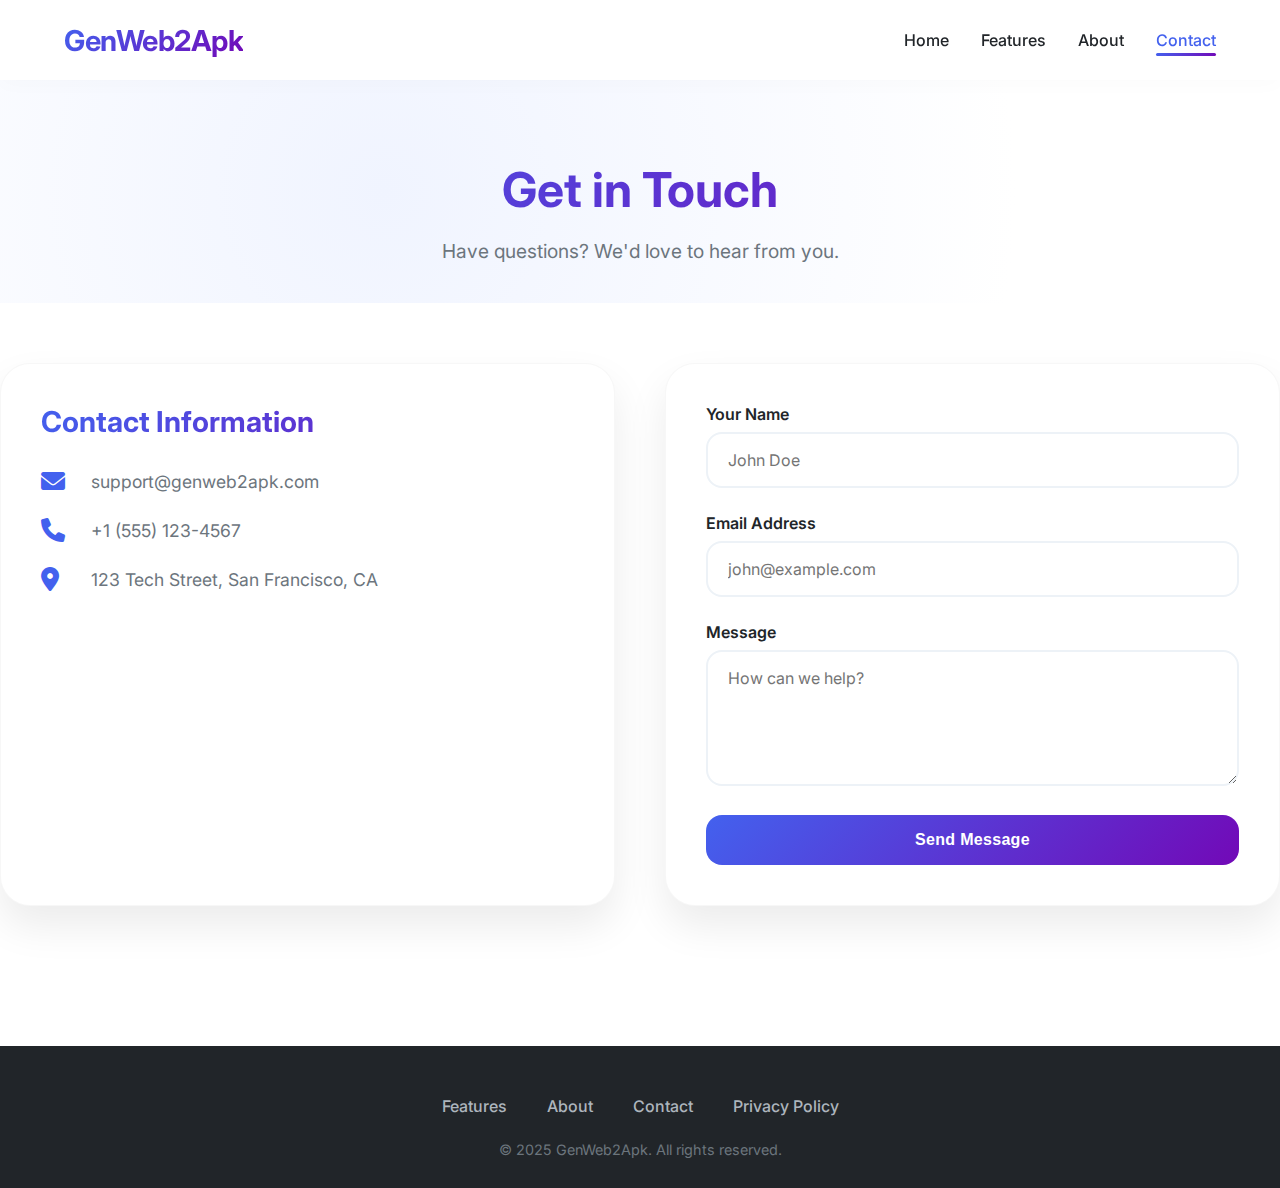
<file: contact.html>
<!DOCTYPE html>
<html lang="en">
<head>
    <meta charset="UTF-8">
    <meta name="viewport" content="width=device-width, initial-scale=1.0">
    <title>Contact Us – GenWeb2Apk</title>
    <link rel="stylesheet" href="https://cdnjs.cloudflare.com/ajax/libs/font-awesome/6.0.0-beta3/css/all.min.css">
    <link href="https://fonts.googleapis.com/css2?family=Inter:opsz,wght@14..32,400;14..32,500;14..32,600;14..32,700&display=swap" rel="stylesheet">
    <style>
        * { margin: 0; padding: 0; box-sizing: border-box; }
        :root {
            --primary: #4361ee; --secondary: #7209b7; --accent: #f72585;
            --light: #f8f9fa; --dark: #212529; --gray: #6c757d;
            --gradient: linear-gradient(135deg, var(--primary), var(--secondary));
            --shadow: 0 20px 40px rgba(0,0,0,0.08);
            --transition: all 0.3s ease;
        }
        body { font-family: 'Inter', sans-serif; color: var(--dark); background: #fff; }
        .container { max-width: 1200px; margin: 0 auto; padding: 0 24px; }
        header {
            background: rgba(255,255,255,0.9); backdrop-filter: blur(10px);
            box-shadow: 0 4px 20px rgba(0,0,0,0.02); position: sticky; top: 0; z-index: 100;
        }
        .header-container {
            display: flex; justify-content: space-between; align-items: center; height: 80px;
        }
        .logo {
            font-size: 1.8rem; font-weight: 700;
            background: var(--gradient); -webkit-background-clip: text; -webkit-text-fill-color: transparent;
            background-clip: text; letter-spacing: -0.5px;
        }
        nav ul { display: flex; gap: 32px; list-style: none; }
        nav a { text-decoration: none; color: var(--dark); font-weight: 500; transition: var(--transition); position: relative; }
        nav a:hover, nav a.active { color: var(--primary); }
        nav a.active::after {
            content: ''; position: absolute; bottom: -6px; left: 0; width: 100%;
            height: 3px; background: var(--gradient); border-radius: 3px;
        }
        .page-header {
            padding: 80px 0 40px; text-align: center;
            background: radial-gradient(circle at 30% 50%, #f0f4ff, transparent 70%);
        }
        .page-header h1 {
            font-size: 3rem; margin-bottom: 20px;
            background: var(--gradient); -webkit-background-clip: text; -webkit-text-fill-color: transparent;
            background-clip: text;
        }
        .page-header p {
            color: var(--gray); max-width: 600px; margin: 0 auto; font-size: 1.2rem;
        }
        .contact-grid {
            display: grid; grid-template-columns: 1fr 1fr; gap: 50px;
            padding: 60px 0 80px;
        }
        .contact-info {
            background: white; padding: 40px; border-radius: 30px;
            box-shadow: var(--shadow); border: 1px solid rgba(0,0,0,0.03);
        }
        .contact-info h3 {
            font-size: 1.8rem; margin-bottom: 30px;
            background: var(--gradient); -webkit-background-clip: text; -webkit-text-fill-color: transparent;
            background-clip: text;
        }
        .contact-info p {
            margin-bottom: 25px; display: flex; align-items: center; gap: 20px;
            font-size: 1.1rem; color: var(--gray);
        }
        .contact-info i {
            font-size: 1.5rem; color: var(--primary); width: 30px;
        }
        .contact-form {
            background: white; padding: 40px; border-radius: 30px;
            box-shadow: var(--shadow); border: 1px solid rgba(0,0,0,0.03);
        }
        .form-group {
            margin-bottom: 25px;
        }
        .form-group label {
            display: block; margin-bottom: 8px; font-weight: 600; color: var(--dark);
        }
        .form-group input,
        .form-group textarea {
            width: 100%; padding: 16px 20px; border: 2px solid #edf2f7;
            border-radius: 16px; font-size: 1rem; transition: var(--transition);
            font-family: inherit;
        }
        .form-group input:focus,
        .form-group textarea:focus {
            outline: none; border-color: var(--primary);
            box-shadow: 0 0 0 4px rgba(67,97,238,0.15);
        }
        .btn {
            display: inline-block; padding: 16px 32px; border: none; border-radius: 16px;
            font-size: 1rem; font-weight: 600; cursor: pointer; transition: var(--transition);
            text-decoration: none; text-align: center; background: var(--gradient);
            color: white; width: 100%; letter-spacing: 0.3px;
        }
        .btn:hover {
            transform: translateY(-3px); box-shadow: 0 20px 30px rgba(67,97,238,0.25);
        }
        footer {
            background: var(--dark); color: white; padding: 50px 0 30px; margin-top: 60px;
        }
        .footer-container {
            display: flex; flex-direction: column; align-items: center; gap: 25px;
        }
        .footer-links { display: flex; gap: 40px; flex-wrap: wrap; justify-content: center; }
        .footer-links a { color: #adb5bd; text-decoration: none; transition: var(--transition); font-weight: 500; }
        .footer-links a:hover { color: white; }
        .copyright { color: #6c757d; font-size: 0.9rem; }
        @media (max-width: 768px) {
            .header-container { flex-direction: column; height: auto; padding: 15px 0; }
            nav ul { gap: 20px; margin-top: 10px; }
            .page-header h1 { font-size: 2.2rem; }
            .contact-grid { grid-template-columns: 1fr; }
        }
    </style>
</head>
<body>
    <header>
        <div class="container header-container">
            <div class="logo">GenWeb2Apk</div>
            <nav>
                <ul>
                    <li><a href="index.html">Home</a></li>
                    <li><a href="features.html">Features</a></li>
                    <li><a href="about.html">About</a></li>
                    <li><a href="contact.html" class="active">Contact</a></li>
                </ul>
            </nav>
        </div>
    </header>

    <main>
        <section class="page-header">
            <div class="container">
                <h1>Get in Touch</h1>
                <p>Have questions? We'd love to hear from you.</p>
            </div>
        </section>

        <section class="contact-grid">
            <div class="container" style="display: contents;"> <!-- container style just for padding alignment -->
                <div class="contact-info">
                    <h3>Contact Information</h3>
                    <p><i class="fas fa-envelope"></i> support@genweb2apk.com</p>
                    <p><i class="fas fa-phone"></i> +1 (555) 123-4567</p>
                    <p><i class="fas fa-map-marker-alt"></i> 123 Tech Street, San Francisco, CA</p>
                </div>
                <div class="contact-form">
                    <form id="contact-form" onsubmit="event.preventDefault(); alert('This is a simulation. In the real version, your message would be sent.');">
                        <div class="form-group">
                            <label for="name">Your Name</label>
                            <input type="text" id="name" placeholder="John Doe" required>
                        </div>
                        <div class="form-group">
                            <label for="email">Email Address</label>
                            <input type="email" id="email" placeholder="john@example.com" required>
                        </div>
                        <div class="form-group">
                            <label for="message">Message</label>
                            <textarea id="message" rows="5" placeholder="How can we help?" required></textarea>
                        </div>
                        <button type="submit" class="btn">Send Message</button>
                    </form>
                </div>
            </div>
        </section>
    </main>

    <footer>
        <div class="container footer-container">
            <div class="footer-links">
                <a href="features.html">Features</a>
                <a href="about.html">About</a>
                <a href="contact.html">Contact</a>
                <a href="privacy.html">Privacy Policy</a>
            </div>
            <p class="copyright">&copy; 2025 GenWeb2Apk. All rights reserved.</p>
        </div>
    </footer>
</body>
</html>
</file>
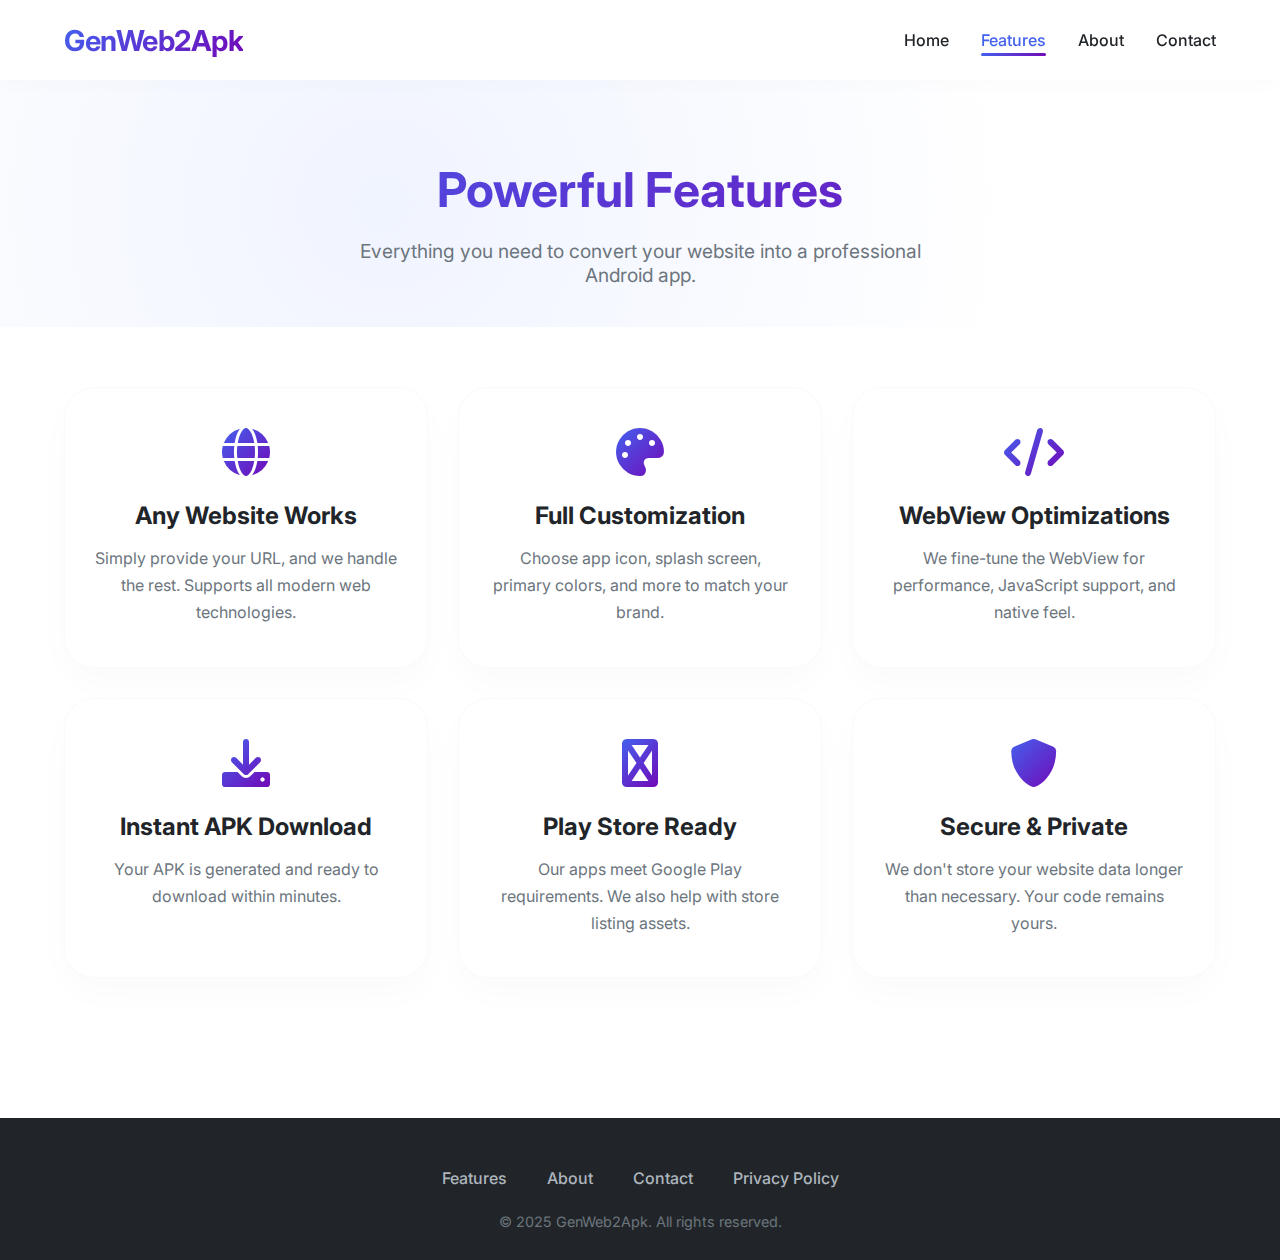
<file: features.html>
<!DOCTYPE html>
<html lang="en">
<head>
    <meta charset="UTF-8">
    <meta name="viewport" content="width=device-width, initial-scale=1.0">
    <title>Features – GenWeb2Apk</title>
    <link rel="stylesheet" href="https://cdnjs.cloudflare.com/ajax/libs/font-awesome/6.0.0-beta3/css/all.min.css">
    <link href="https://fonts.googleapis.com/css2?family=Inter:opsz,wght@14..32,400;14..32,500;14..32,600;14..32,700&display=swap" rel="stylesheet">
    <style>
        * { margin: 0; padding: 0; box-sizing: border-box; }
        :root {
            --primary: #4361ee; --secondary: #7209b7; --accent: #f72585;
            --light: #f8f9fa; --dark: #212529; --gray: #6c757d;
            --gradient: linear-gradient(135deg, var(--primary), var(--secondary));
            --shadow: 0 20px 40px rgba(0,0,0,0.08);
            --transition: all 0.3s ease;
        }
        body { font-family: 'Inter', sans-serif; color: var(--dark); background: #fff; }
        .container { max-width: 1200px; margin: 0 auto; padding: 0 24px; }
        header {
            background: rgba(255,255,255,0.9); backdrop-filter: blur(10px);
            box-shadow: 0 4px 20px rgba(0,0,0,0.02); position: sticky; top: 0; z-index: 100;
        }
        .header-container {
            display: flex; justify-content: space-between; align-items: center; height: 80px;
        }
        .logo {
            font-size: 1.8rem; font-weight: 700;
            background: var(--gradient); -webkit-background-clip: text; -webkit-text-fill-color: transparent;
            background-clip: text; letter-spacing: -0.5px;
        }
        nav ul { display: flex; gap: 32px; list-style: none; }
        nav a { text-decoration: none; color: var(--dark); font-weight: 500; transition: var(--transition); position: relative; }
        nav a:hover, nav a.active { color: var(--primary); }
        nav a.active::after {
            content: ''; position: absolute; bottom: -6px; left: 0; width: 100%;
            height: 3px; background: var(--gradient); border-radius: 3px;
        }
        .page-header {
            padding: 80px 0 40px; text-align: center;
            background: radial-gradient(circle at 30% 50%, #f0f4ff, transparent 70%);
        }
        .page-header h1 {
            font-size: 3rem; margin-bottom: 20px;
            background: var(--gradient); -webkit-background-clip: text; -webkit-text-fill-color: transparent;
            background-clip: text;
        }
        .page-header p {
            color: var(--gray); max-width: 600px; margin: 0 auto; font-size: 1.2rem;
        }
        .features-grid {
            padding: 60px 0 80px;
        }
        .features-grid .container {
            display: grid; grid-template-columns: repeat(auto-fit, minmax(320px, 1fr)); gap: 30px;
        }
        .feature-card {
            background: white; padding: 40px 30px; border-radius: 30px;
            box-shadow: 0 15px 35px rgba(0,0,0,0.02); transition: var(--transition);
            border: 1px solid rgba(0,0,0,0.02); text-align: center;
        }
        .feature-card:hover {
            transform: translateY(-10px); box-shadow: var(--shadow);
        }
        .feature-card i {
            font-size: 3rem; background: var(--gradient); -webkit-background-clip: text;
            -webkit-text-fill-color: transparent; margin-bottom: 25px;
        }
        .feature-card h3 {
            margin-bottom: 15px; font-size: 1.5rem;
        }
        .feature-card p {
            color: var(--gray); line-height: 1.7;
        }
        footer {
            background: var(--dark); color: white; padding: 50px 0 30px; margin-top: 60px;
        }
        .footer-container {
            display: flex; flex-direction: column; align-items: center; gap: 25px;
        }
        .footer-links { display: flex; gap: 40px; flex-wrap: wrap; justify-content: center; }
        .footer-links a { color: #adb5bd; text-decoration: none; transition: var(--transition); font-weight: 500; }
        .footer-links a:hover { color: white; }
        .copyright { color: #6c757d; font-size: 0.9rem; }
        @media (max-width: 768px) {
            .header-container { flex-direction: column; height: auto; padding: 15px 0; }
            nav ul { gap: 20px; margin-top: 10px; }
            .page-header h1 { font-size: 2.2rem; }
        }
    </style>
</head>
<body>
    <header>
        <div class="container header-container">
            <div class="logo">GenWeb2Apk</div>
            <nav>
                <ul>
                    <li><a href="index.html">Home</a></li>
                    <li><a href="features.html" class="active">Features</a></li>
                    <li><a href="about.html">About</a></li>
                    <li><a href="contact.html">Contact</a></li>
                </ul>
            </nav>
        </div>
    </header>

    <main>
        <section class="page-header">
            <div class="container">
                <h1>Powerful Features</h1>
                <p>Everything you need to convert your website into a professional Android app.</p>
            </div>
        </section>

        <section class="features-grid">
            <div class="container">
                <div class="feature-card">
                    <i class="fas fa-globe"></i>
                    <h3>Any Website Works</h3>
                    <p>Simply provide your URL, and we handle the rest. Supports all modern web technologies.</p>
                </div>
                <div class="feature-card">
                    <i class="fas fa-palette"></i>
                    <h3>Full Customization</h3>
                    <p>Choose app icon, splash screen, primary colors, and more to match your brand.</p>
                </div>
                <div class="feature-card">
                    <i class="fas fa-code"></i>
                    <h3>WebView Optimizations</h3>
                    <p>We fine-tune the WebView for performance, JavaScript support, and native feel.</p>
                </div>
                <div class="feature-card">
                    <i class="fas fa-download"></i>
                    <h3>Instant APK Download</h3>
                    <p>Your APK is generated and ready to download within minutes.</p>
                </div>
                <div class="feature-card">
                    <i class="fas fa-google-play"></i>
                    <h3>Play Store Ready</h3>
                    <p>Our apps meet Google Play requirements. We also help with store listing assets.</p>
                </div>
                <div class="feature-card">
                    <i class="fas fa-shield-alt"></i>
                    <h3>Secure & Private</h3>
                    <p>We don't store your website data longer than necessary. Your code remains yours.</p>
                </div>
            </div>
        </section>
    </main>

    <footer>
        <div class="container footer-container">
            <div class="footer-links">
                <a href="features.html">Features</a>
                <a href="about.html">About</a>
                <a href="contact.html">Contact</a>
                <a href="privacy.html">Privacy Policy</a>
            </div>
            <p class="copyright">&copy; 2025 GenWeb2Apk. All rights reserved.</p>
        </div>
    </footer>
</body>
</html>
</file>
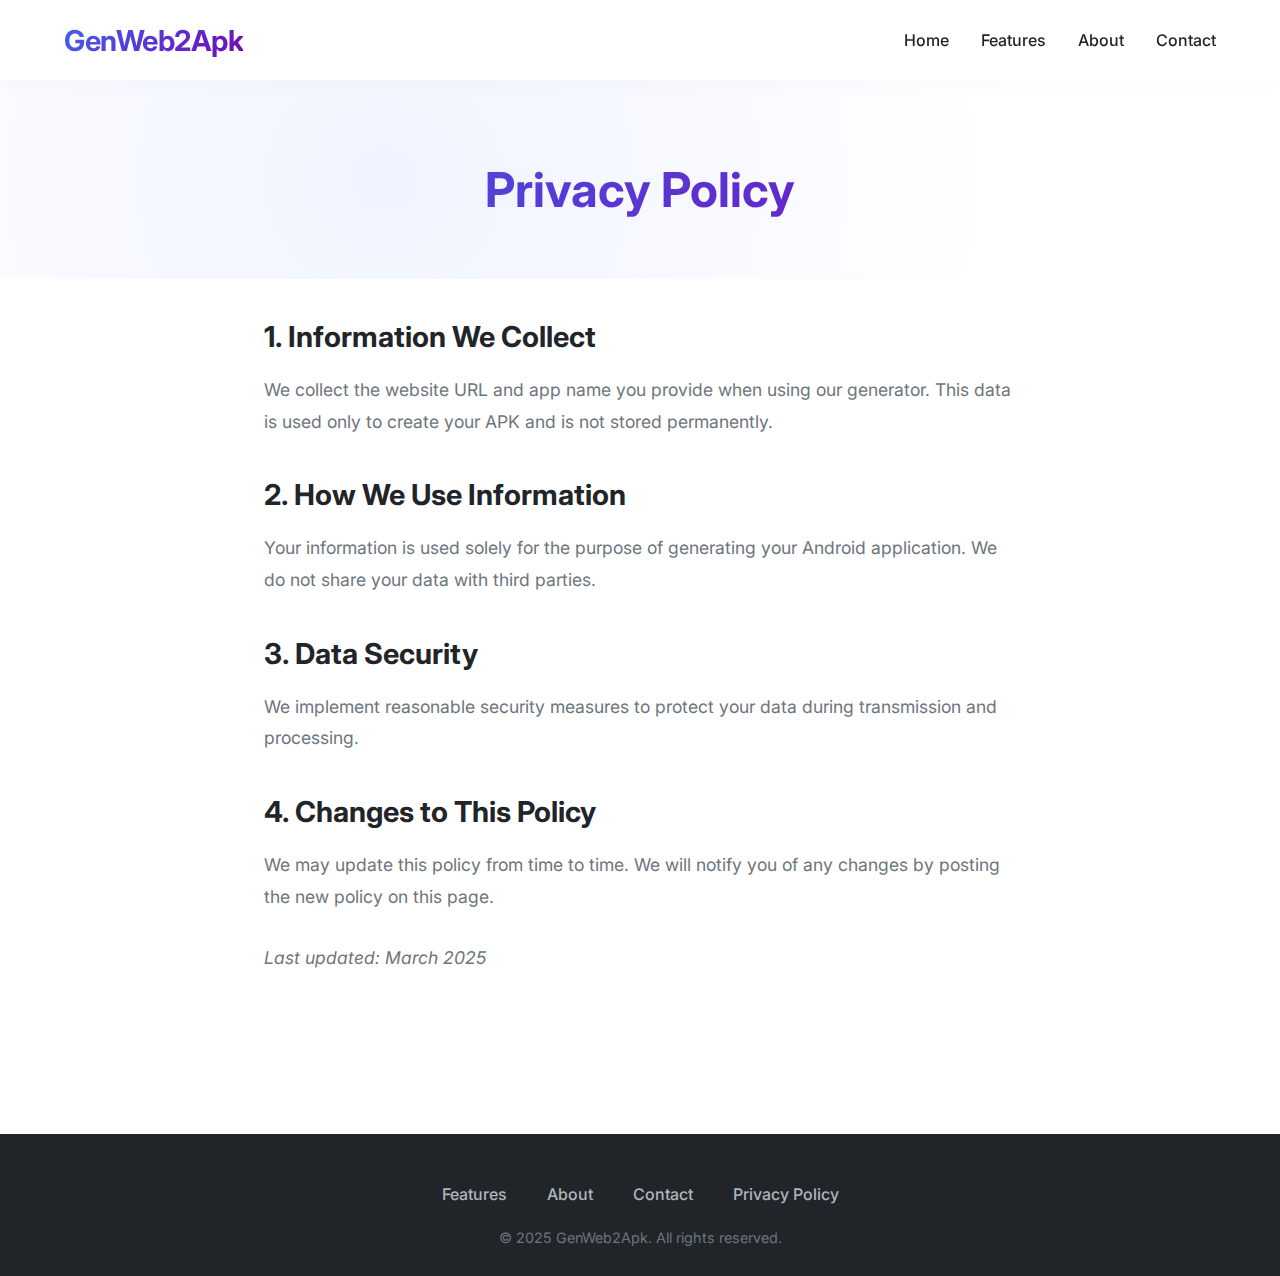
<file: privacy.html>
<!DOCTYPE html>
<html lang="en">
<head>
    <meta charset="UTF-8">
    <meta name="viewport" content="width=device-width, initial-scale=1.0">
    <title>Privacy Policy – GenWeb2Apk</title>
    <link rel="stylesheet" href="https://cdnjs.cloudflare.com/ajax/libs/font-awesome/6.0.0-beta3/css/all.min.css">
    <link href="https://fonts.googleapis.com/css2?family=Inter:opsz,wght@14..32,400;14..32,500;14..32,600;14..32,700&display=swap" rel="stylesheet">
    <style>
        * { margin: 0; padding: 0; box-sizing: border-box; }
        :root {
            --primary: #4361ee; --secondary: #7209b7; --accent: #f72585;
            --light: #f8f9fa; --dark: #212529; --gray: #6c757d;
            --gradient: linear-gradient(135deg, var(--primary), var(--secondary));
            --shadow: 0 20px 40px rgba(0,0,0,0.08);
            --transition: all 0.3s ease;
        }
        body { font-family: 'Inter', sans-serif; color: var(--dark); background: #fff; }
        .container { max-width: 1200px; margin: 0 auto; padding: 0 24px; }
        header {
            background: rgba(255,255,255,0.9); backdrop-filter: blur(10px);
            box-shadow: 0 4px 20px rgba(0,0,0,0.02); position: sticky; top: 0; z-index: 100;
        }
        .header-container {
            display: flex; justify-content: space-between; align-items: center; height: 80px;
        }
        .logo {
            font-size: 1.8rem; font-weight: 700;
            background: var(--gradient); -webkit-background-clip: text; -webkit-text-fill-color: transparent;
            background-clip: text; letter-spacing: -0.5px;
        }
        nav ul { display: flex; gap: 32px; list-style: none; }
        nav a { text-decoration: none; color: var(--dark); font-weight: 500; transition: var(--transition); position: relative; }
        nav a:hover, nav a.active { color: var(--primary); }
        nav a.active::after {
            content: ''; position: absolute; bottom: -6px; left: 0; width: 100%;
            height: 3px; background: var(--gradient); border-radius: 3px;
        }
        .page-header {
            padding: 80px 0 40px; text-align: center;
            background: radial-gradient(circle at 30% 50%, #f0f4ff, transparent 70%);
        }
        .page-header h1 {
            font-size: 3rem; margin-bottom: 20px;
            background: var(--gradient); -webkit-background-clip: text; -webkit-text-fill-color: transparent;
            background-clip: text;
        }
        .content {
            padding: 40px 0 80px;
            max-width: 800px;
            margin: 0 auto;
        }
        .content h2 {
            font-size: 1.8rem; margin: 40px 0 20px;
            color: var(--dark);
        }
        .content h2:first-of-type {
            margin-top: 0;
        }
        .content p {
            margin-bottom: 20px;
            font-size: 1.1rem;
            line-height: 1.8;
            color: var(--gray);
        }
        .content p:last-of-type {
            margin-top: 30px;
            font-style: italic;
        }
        footer {
            background: var(--dark); color: white; padding: 50px 0 30px; margin-top: 60px;
        }
        .footer-container {
            display: flex; flex-direction: column; align-items: center; gap: 25px;
        }
        .footer-links { display: flex; gap: 40px; flex-wrap: wrap; justify-content: center; }
        .footer-links a { color: #adb5bd; text-decoration: none; transition: var(--transition); font-weight: 500; }
        .footer-links a:hover { color: white; }
        .copyright { color: #6c757d; font-size: 0.9rem; }
        @media (max-width: 768px) {
            .header-container { flex-direction: column; height: auto; padding: 15px 0; }
            nav ul { gap: 20px; margin-top: 10px; }
            .page-header h1 { font-size: 2.2rem; }
        }
    </style>
</head>
<body>
    <header>
        <div class="container header-container">
            <div class="logo">GenWeb2Apk</div>
            <nav>
                <ul>
                    <li><a href="index.html">Home</a></li>
                    <li><a href="features.html">Features</a></li>
                    <li><a href="about.html">About</a></li>
                    <li><a href="contact.html">Contact</a></li>
                </ul>
            </nav>
        </div>
    </header>

    <main>
        <section class="page-header">
            <div class="container">
                <h1>Privacy Policy</h1>
            </div>
        </section>

        <section class="content">
            <div class="container">
                <h2>1. Information We Collect</h2>
                <p>We collect the website URL and app name you provide when using our generator. This data is used only to create your APK and is not stored permanently.</p>
                
                <h2>2. How We Use Information</h2>
                <p>Your information is used solely for the purpose of generating your Android application. We do not share your data with third parties.</p>
                
                <h2>3. Data Security</h2>
                <p>We implement reasonable security measures to protect your data during transmission and processing.</p>
                
                <h2>4. Changes to This Policy</h2>
                <p>We may update this policy from time to time. We will notify you of any changes by posting the new policy on this page.</p>
                
                <p>Last updated: March 2025</p>
            </div>
        </section>
    </main>

    <footer>
        <div class="container footer-container">
            <div class="footer-links">
                <a href="features.html">Features</a>
                <a href="about.html">About</a>
                <a href="contact.html">Contact</a>
                <a href="privacy.html">Privacy Policy</a>
            </div>
            <p class="copyright">&copy; 2025 GenWeb2Apk. All rights reserved.</p>
        </div>
    </footer>
</body>
</html>
</file>
